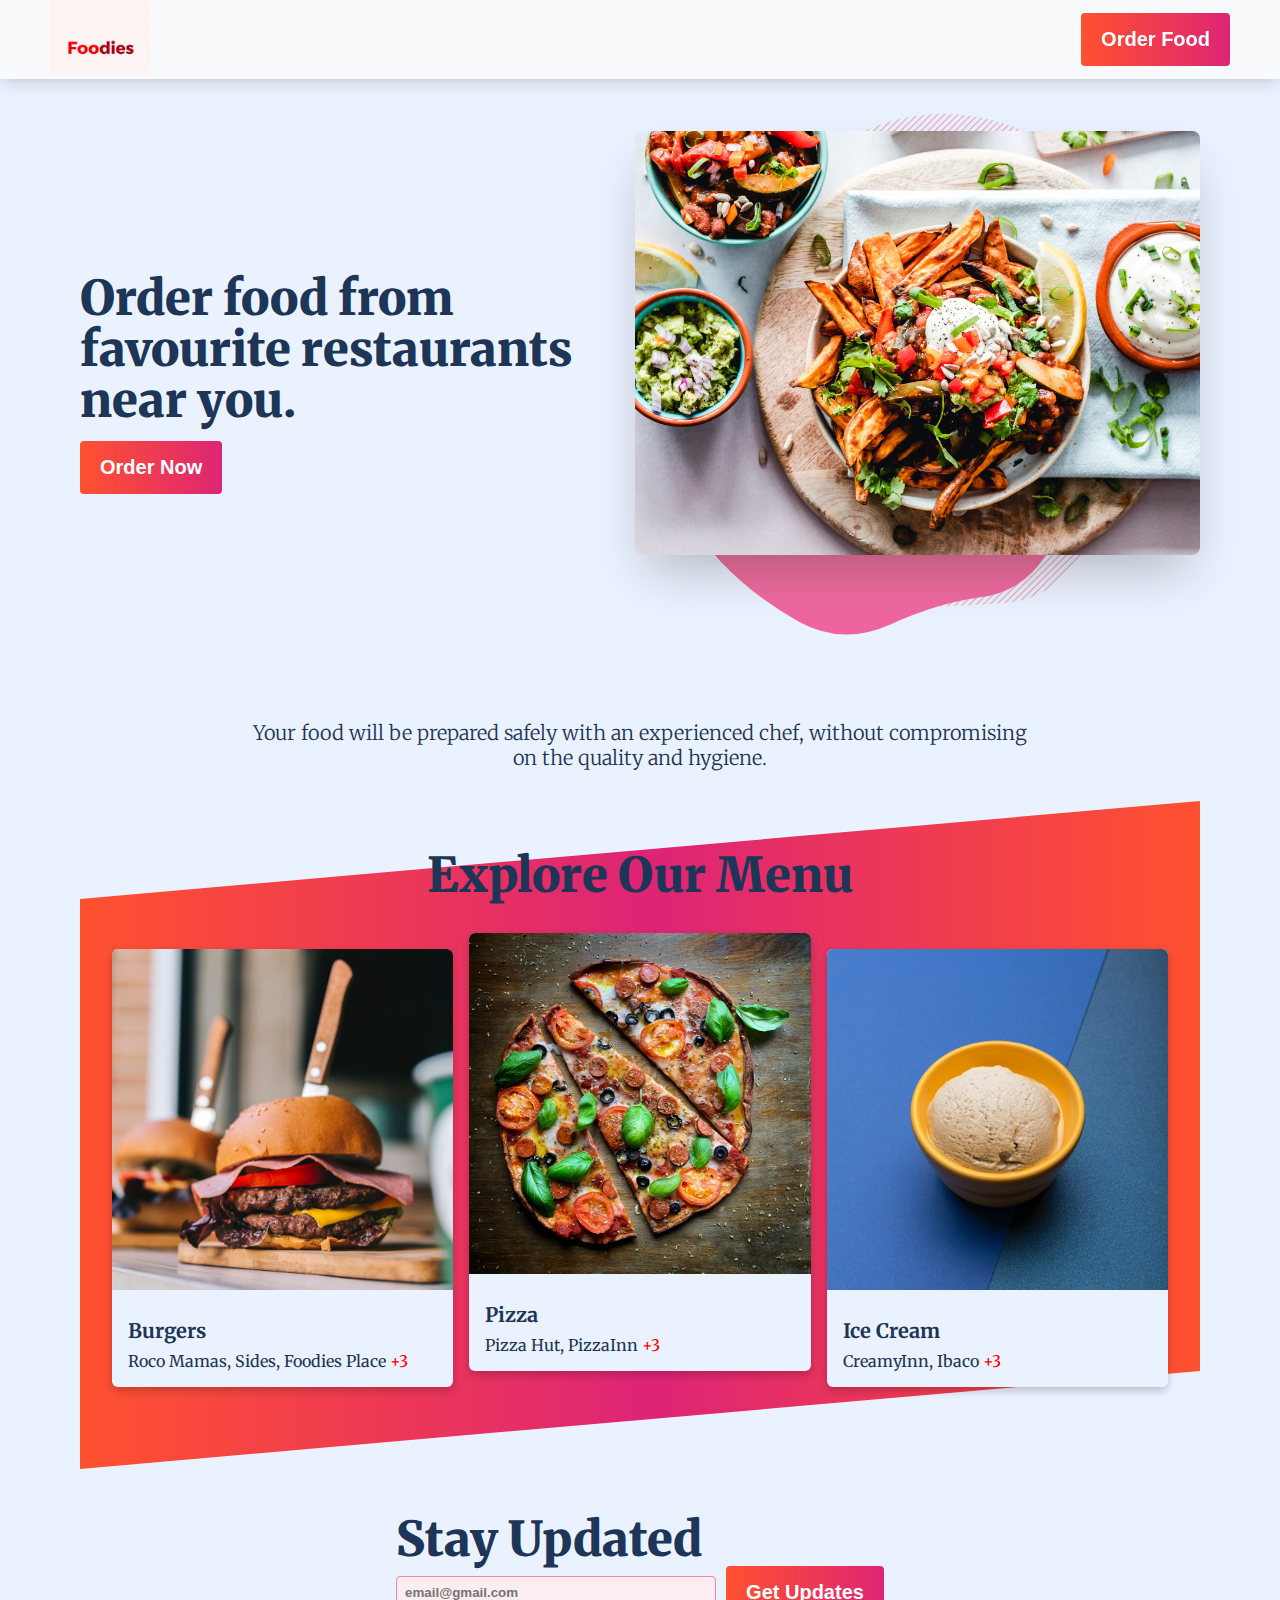
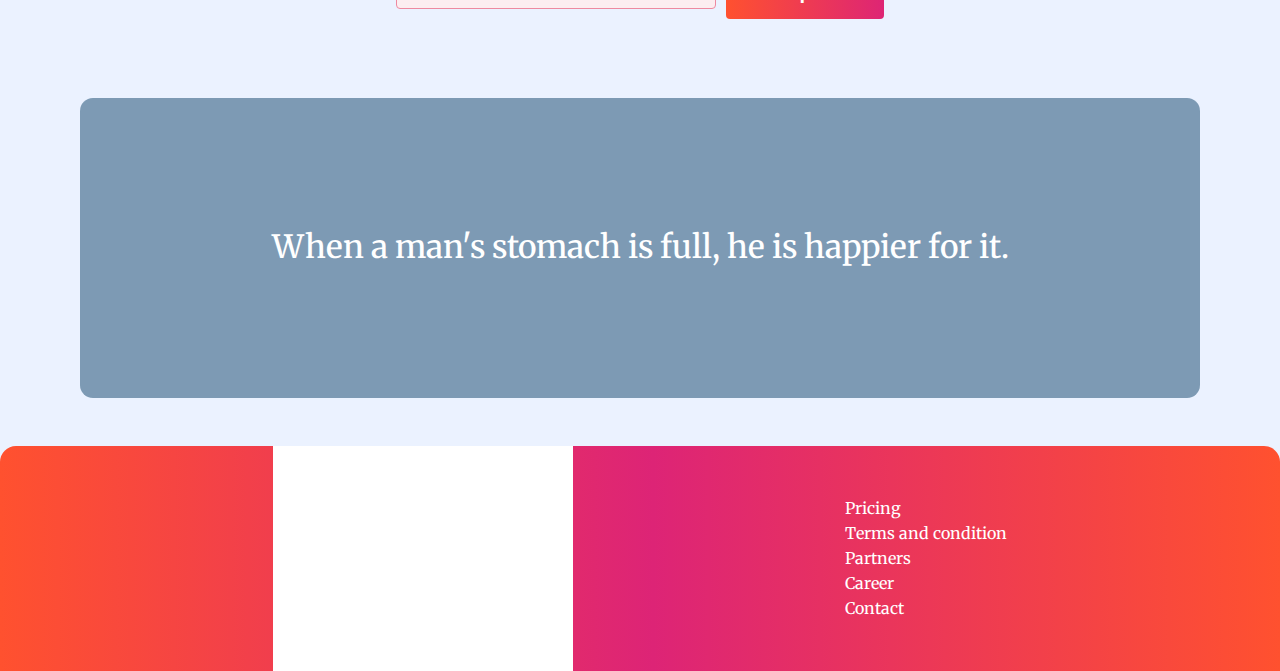
<file: foodies/foodies/index.html>
<!DOCTYPE html>
<html lang="en">
<head>
  <meta charset="UTF-8">
  <meta name="viewport" content="width=device-width, initial-scale=1.0">
  <meta name="theme-color" content="#ffffff">
  <title>Foodies</title>
  <link href="style.css" rel="stylesheet" type="text/css" />
  <link rel="preconnect" href="https://fonts.googleapis.com">
  <link rel="preconnect" href="https://fonts.gstatic.com" crossorigin>
  <link href="https://fonts.googleapis.com/css2?family=Merriweather:ital,wght@0,300;0,400;0,700;0,900;1,300;1,400;1,700;1,900&display=swap" rel="stylesheet">
  <link rel="shortcut icon" type="image/png" href="./assets/logotop.png"/>
  <link rel="manifest" href="manifest.json">
  <script defer src="index.js"></script>
</head>
<body>
  <header>
    <nav class="navbar">
      <div class="navbar__brand">
        <img src="./assets/logotop.png" alt="logo" class="brand__logo"/>
      </div>
      <div class="navbar__nav__items">
        <div class="nav__item">
          <button class="primary__button" type="button" id="orderBtn">Order Food</button>
        </div>
      </div>
    </nav>
  </header>
  <main class="container">
    <section class="hero__container">
        <div class="hero__image__container">
          <img src="./assets/hero.jpg" alt="hero image" class="hero__image"/>
          <img src="./assets/svg/heroShape.svg" alt="hero image shpae" class="hero__image__shape">
          <img src="./assets/svg/herobgpattren.svg" alt="hero image pattern" class="hero__image__pattern">
        </div>
        <div class="hero__description">
          <h1 class="text__heading">Order food from favourite restaurants near you.</h1>
       <button class="primary__button" id="orderBtn1" type="button">Order Now</button>
        </div>
      </section>
      <section class="video__footage__container">
        <div class="video__footage__text">
          <p>Your food will be prepared safely with an experienced chef, without compromising on the quality and hygiene.</p>
        </div>
      </section>
      <section class="food__list__container">
      <h1 class="text__heading" style="text-align:center;">Explore Our Menu</h1>
      <div class="food__list__container__diahonal"></div>
      <div class="food__menu__card__list">
        <!--card1-->
        <div class="food__menu__card">
      <img src="./assets/burger.jpg" alt="burger image" class="food__menu__card__image">
      <div class="food__menu__description">
        <h4 class="food__menu__card__title">Burgers</h4>
      <p class="food__menu__card__resturant">Roco Mamas, Sides, Foodies Place <span style="color:red;">+3</span></p>
      </div>
      
        </div>
        <!--card2-->
        <div class="food__menu__card">
      <img src="./assets/pizza.jpg" alt="pizza image" class="food__menu__card__image">
      <div class="food__menu__description">
        <h4 class="food__menu__card__title">Pizza</h4>
      <p class="food__menu__card__resturant">Pizza Hut, PizzaInn <span style="color:red;">+3</span></p>
      </div>
      
        </div>
        <!--card3-->
        <div class="food__menu__card">
      <img src="./assets/iceCream.jpg" alt="ice cream image" class="food__menu__card__image">
      <div class="food__menu__description">
        <h4 class="food__menu__card__title">Ice Cream</h4>
      <p class="food__menu__card__resturant">CreamyInn, Ibaco <span style="color:red;">+3</span></p>
      </div>
      
        </div>
      </div>
     
      </section>
      <section class="email__suscribe__conatiner">
        <div>
          <h1 class="text__heading">Stay Updated</h1>
          <div class="email__suscribe__input__filed">
            <div>
              <input type="email" placeholder="email@gmail.com" class="email__input"/>
            </div>
            <button class="primary__button">Get Updates</button>
          </div>
        </div>
      </section>
      <section class="quote__container">
        <div class="quote__image__overlay"></div>
        <h3 class="quote_image_text">
                When a man's stomach is full, he is happier for it.
              </h3>
      </section>
    
  </main>
  <footer>
    <img src="./assets/logotop20.png" alt="logo">
    <ul>
      <li>Pricing</li>
      <li>Terms and condition</li>
      <li>Partners</li>
      <li>Career</li>
      <li>Contact</li>
    </ul>
  </footer>
  <script>
     document.getElementById('orderBtn').addEventListener('click', function() {
    // Redirect to the order.html page
    window.location.href = 'order.html';
  });
  document.getElementById('orderBtn1').addEventListener('click', function() {
    // Redirect to the order.html page
    window.location.href = 'order.html';
  });
  </script>
</body>
</html>
</file>
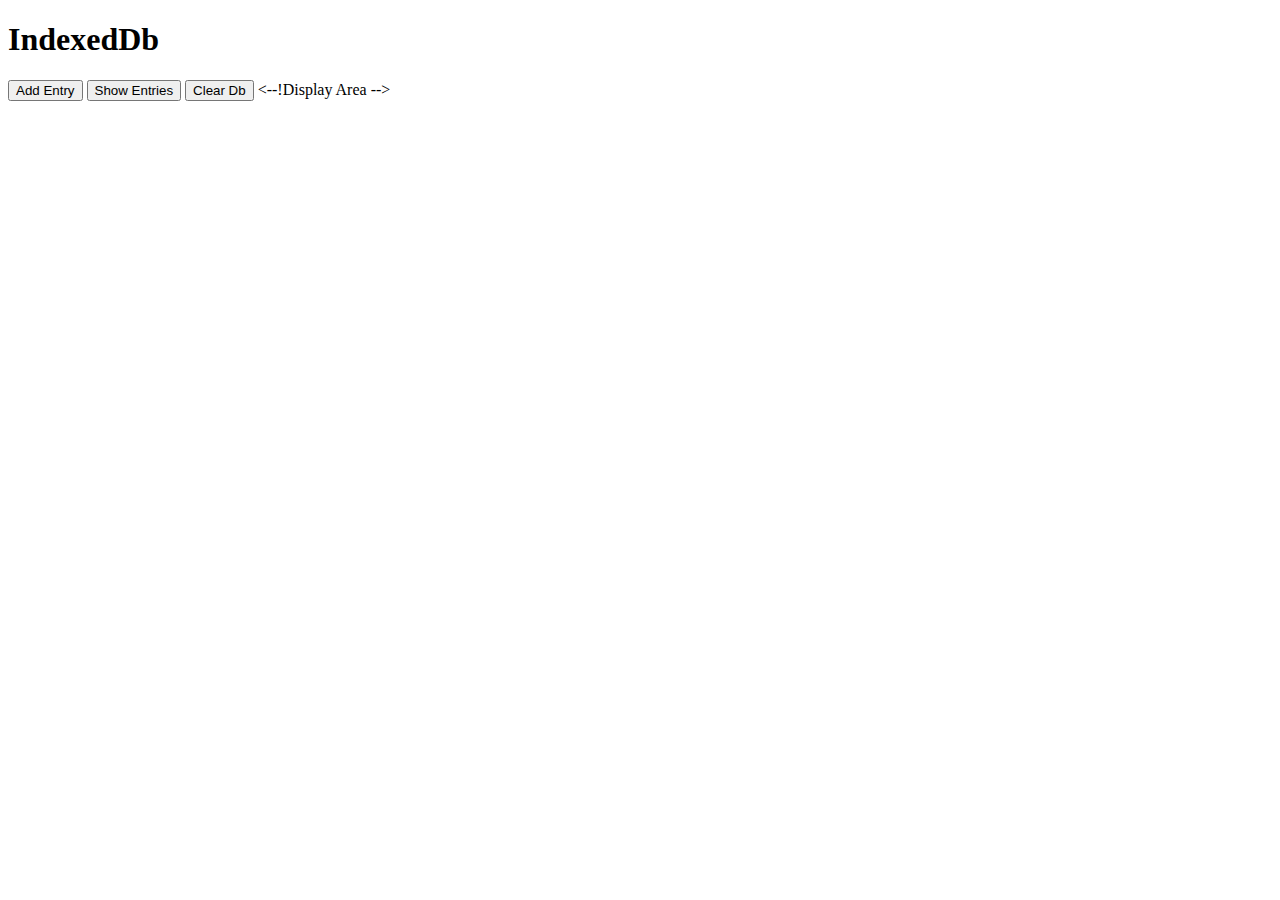
<file: foodies/foodies/app.html>
<!DOCTYPE html>
<html>
  <head>
    <title>Offline Db</title>
  </head>
  <body>
    <h1>IndexedDb</h1>

    <!--Db Controls -->
    <button onclick="addEntry()"> Add Entry </button>
    <button onclick="getAllEntries()">Show Entries</button>
    <button onclick="ClearDb()">Clear Db</button>

    <--!Display Area -->
      <div id="output"></div>

      <!--Include our Javascript-->
      <script src="app.js"></script>
  </body>
</html>
</file>
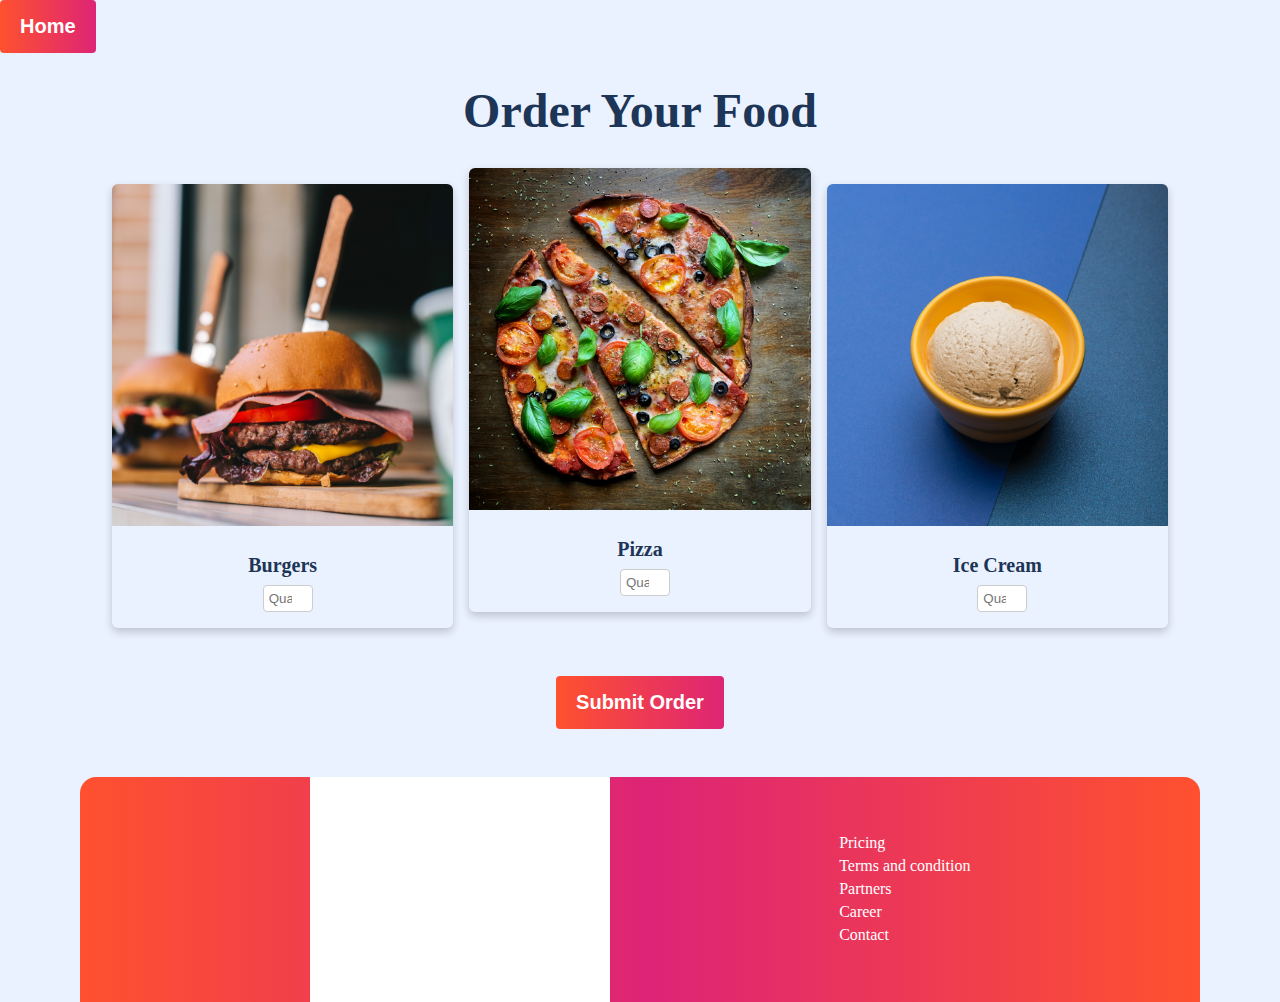
<file: foodies/foodies/order.html>
<!DOCTYPE html>
<html lang="en">
<head>
  <meta charset="UTF-8">
  <meta name="viewport" content="width=device-width, initial-scale=1.0">
  <meta name="theme-color" content="#ffffff">
  <title>Foodies Order</title>
  <link href="style.css" rel="stylesheet" type="text/css" />
  <link rel="preconnect" href="https://fonts.googleapis.com">
  <link rel="preconnect" href="https://fonts.gstatic.com" crossorigin>
  <link href="https://fonts.googleapis.com/css2?family=Merriweather:ital,wght@0,300;0,400;0,700;0,900;1,300;1,400;1,700;1,900&display=swap" rel="stylesheet">
  <link rel="shortcut icon" type="image/png" href="./assets/logotop.png"/>
  <link rel="manifest" href="manifest.json">
  <script defer src="index.js"></script>
</head>
<body>
  <header>

      <div class="navbar__nav__items">
        <div class="nav__item">
          <button class="primary__button" type="button" id="homeBtn">Home</button>
        </div>
      </div>
    </nav>
  </header>
  <main class="container">
    <!-- Previous sections remain unchanged -->
    
    <section class="order__food__container">
      <h1 class="text__heading" style="text-align:center;">Order Your Food</h1>
      <form id="order-form">
        <div class="food__menu__card__list">
          <div class="food__menu__card">
            <img src="./assets/burger.jpg" alt="burger image" class="food__menu__card__image">
            <div class="food__menu__description">
              <h4 class="food__menu__card__title">Burgers</h4>
              <input type="number" name="burger" min="0" placeholder="Quantity" />
            </div>
          </div>
          <div class="food__menu__card">
            <img src="./assets/pizza.jpg" alt="pizza image" class="food__menu__card__image">
            <div class="food__menu__description">
              <h4 class="food__menu__card__title">Pizza</h4>
              <input type="number" name="pizza" min="0" placeholder="Quantity" />
            </div>
          </div>
          <div class="food__menu__card">
            <img src="./assets/iceCream.jpg" alt="ice cream image" class="food__menu__card__image">
            <div class="food__menu__description">
              <h4 class="food__menu__card__title">Ice Cream</h4>
              <input type="number" name="iceCream" min="0" placeholder="Quantity" />
            </div>
          </div>
        </div>
        <button type="submit" class="primary__button">Submit Order</button>
      </form>
      <div id="order-summary" class="order-summary" style="margin-top: 20px;"></div>
    </section>
    
    <!-- Rest of the sections remain unchanged -->
    
    <footer>
      <img src="./assets/logo.png" alt="logo">
      <ul>
        <li>Pricing</li>
        <li>Terms and condition</li>
        <li>Partners</li>
        <li>Career</li>
        <li>Contact</li>
      </ul>
    </footer>
  </main>
  <script>
  document.getElementById('homeBtn').addEventListener('click', function() {
    // Redirect to the index.html page
    window.location.href = 'index.html';
  });

  document.getElementById('order-form').addEventListener('submit', function(event) {
    event.preventDefault();
    let summary = 'Your Order Summary:\n';
    const formData = new FormData(this);
    formData.forEach((value, key) => {
      if (value > 0) {
        summary += `${key}: ${value}\n`;
      }
    });
    document.getElementById('order-summary').innerText = summary === 'Your Order Summary:\n' ? 'No items ordered.' : summary;
  });
  
  
  

  
  
  </script>
</body>
</html>
</file>
<file: foodies/foodies/style.css>
*{
  padding: 0;
  margin: 0;
  box-sizing: border-box;
}
body{
  font-family: 'Merriweather', serif;
  background-color:#ebf2ff;
  overflow-x: hidden;
  transition:all 0.5s; 
}
button{
  background-color: transparent;
  border:none;
}
section{
  margin: 20px 0;
}
.container{
  width:100%;
  padding:0 15px;
  margin:0 auto;

}
.navbar{
  position:sticky;
  top:0;
  display: flex;
  align-items:center;
  background-color: #f9fafc;
  justify-content: space-between;
  padding:0 20px;
  z-index: 9999;
  box-shadow: 0 10px 15px -3px rgba(0, 0, 0, 0.1),
    0 4px 6px -2px rgba(0, 0, 0, 0.05);

}
.brand__logo{
  width:100%;
  height:100%;

}
.navbar__brand{
  width:100px;
}
.primary__button{
  background-image: linear-gradient(
    to right,
    #ff512f 0%,
    #dd2476 51%,
    #ff512f 100%
  );
  padding: 10px;
  color: white;
  border-radius: 4px;
  transition: 1s;
  background-size: 200% auto;
  cursor: pointer;
}
.primary__button:hover {
  background-position: right center;
  color:white;
  
}
.hero__image__container{
  position: relative;
  width: 100%;
}
.hero__image{
  position: absolute;
  width:100%;
  right:auto;
  left: auto;
  z-index: 3;
  border-radius: 8px;
  box-shadow: 0 25px 50px -12px rgba(0, 0, 0, 0.25);
}
.hero__image__shape{
  position: absolute;
  right: 2;
  z-index: 2;
}
.hero__description{
  display: flex;
  flex-direction: column;
  gap:15px;
  align-items: flex-start;
}
.text__heading{
  font-size: 1.8rem;
    line-height: 2.25rem;
    color:#1d3557;
    font-weight: bold;
}
.video__footage__container{
  margin-top: 1rem;
  display: flex;
  flex-direction: column;
  justify-content: center;
  align-items: center;
  width:100%;
}
.video__footage{
  position: relative;
}
.video__footage::before{
  content: "";
   background-image: linear-gradient(
    to right,
    #ff512f 0%,
    #dd2476 51%,
    #ff512f 100%
  );
  position: absolute;
  top:0;
  left:0;
  transform: translate(0.5rem,0.5rem);
  height:100%;
  width:100%;
  z-index: -1;

}
.chef__video{
  width:100%;
  height:100%;
}
.video__footage__text{
  margin-top: 2rem;
  color:#1d3557;
  font-size: 1.25rem;
  font-weight: 300;
  text-align: center;
}
.food__list__container{
  width:100%;
  position: relative;
  margin:2rem 0;

}
.food__menu__card{
background-color:#ebf2ff;
width:100%;
box-shadow:0 4px 8px 0 rgb(0 0 0 / 20%);
border-radius:6px;

}
.food__menu__card__image{
width:100%;
border-radius: 6px 6px 0 0;

}
.food__menu__card__title{
  font-size: 1.25rem;
  font-weight: 700;
  color:#1d3557;
  margin:0.5rem 0;
}
.food__menu__card__resturant{
  color:#1d3557;
}
.food__menu__description{
  padding:1rem;
}
.food__menu__card__list{
  margin:1rem 0;
  display: flex;
  flex-direction: column;
  gap:1rem;
}
.food__list__view__more {
    margin: 2rem 0;
    transition: 0.3s;
    color: #fff;
    padding: 1rem;
    border-radius: 6px;
    background: linear-gradient(to right, #ff512f 0%, #dd2476 51%, #ff512f 100%);
    display: flex;
    align-items: center;
    justify-content: center;
    cursor: pointer;
    background-size: 200% auto;
}
.food__list__view__more:hover{
background-position:right center;
}
.restaurant__list__container{
  margin-top: 3rem;

}
.restaurant__list__image__container{
  width:100%
}
.restaurant__list__row__1{
  display: flex;
  align-items: baseline;
}
.restaurant__list__row__2{
  display: flex;
  align-items: flex-start;
  margin-top:10px;
}
.restaurant1 , .restaurant4{
  border-radius:4px;
  margin:0 4px;
  width:150px;
  height:80px;
}

.restaurant2 ,.restaurant3{
  border-radius:4px;
  margin:0 4px;
  width:200px;
  height:100px;
}
.email__suscribe__conatiner{
  width:100%;
  padding:15px;
}
.email__suscribe__input__filed{
  display: flex;
  align-items: center;
  
}
.email__input{
  border:1px solid #ee89a0;
  background-color:#fcedf0;
  color:#1d3557;
  font-weight:700;
  padding:0.5rem;
  border-radius:4px;
  margin-right:10px;
}
.quote__container{
  background: url(https://images.unsplash.com/photo-1522336572468-97b06e8ef143?ixid=MnwxMjA3fDB8MHxwaG90by1wYWdlfHx8fGVufDB8fHx8&ixlib=rb-1.2.1&auto=format&fit=crop&w=755&q=80) center center / cover no-repeat;
  position: relative;
  margin-top:4rem;
  display: flex;
  flex-direction: column;
  align-items: center;
  justify-content: center;
  height:200px;
  width:100%;
  border-radius: 14px;
}
.quote__image__overlay{
  position: absolute;
  height:200px;
  width:100%;
  border-radius:13px;
  background-color: #0a4065;
  opacity: 49%; 

}
.quote_image_text {
    color: #fff;
    z-index: 3;
    margin: 0 1rem;
    text-align: center;
}
footer{
display: flex;
    flex-direction: column;
    align-items: center;
    justify-content: center;
    border-radius: 1rem 1rem 0 0;
    background-image: linear-gradient( to right, #ff512f 0%, #dd2476 51%, #ff512f 100% );
}
footer > img{
  width:300px;
  filter: brightness(0) invert(1);
}
 footer > ul{
  margin-top:-1rem;
  list-style: none;
  color:#fff;
  margin:0px;
  padding:0px;
}
footer > ul > li{
  margin:5px 0;
  cursor: pointer;
}

@media (min-width: 768px) {
  .hero__container{
    display: flex;
    flex-direction: row-reverse;
    align-items: center;

  }
  .hero__image{
    margin-top: 2rem;
  }
  .text__heading{
    font-size: 2rem;
    font-weight: 900;
  }
  .food__list__container{
    margin:5rem 0;
  }
  .food__menu__card__list{
    flex-direction: row;
    padding:2rem;
  }
  .food__list__view__more{
    background:none;
  }
  .food__menu__card__list > div:nth-child(2){
  margin-top: -1rem;
  margin-bottom:1rem;
}
.food__list__container__diahonal{
  position: absolute;
  left:0;
  top:0;
  height:100%;
  width:100%;
  transform: skewY(-5deg);
  background-image: linear-gradient(
    to right,
    #ff512f 0%,
    #dd2476 51%,
    #ff512f 100%
  );
  
 z-index:-3;
}
.restaurant__list__container{
  display:flex;
  align-items:center;
  justify-content: space-between;
}
.restaurant__list__text{
  width:100%;
}
.email__suscribe__conatiner{
  display: flex;
 flex-direction: column;
 align-items: center; 
}
.email__input{
  width:20rem;
}
.quote__container
{
  height:300px;
}
.quote__image__overlay{
  height:300px;
}
.quote_image_text{
  font-size: 2rem;
    font-weight: 500;
    line-height: 1.2;
}
footer{
  margin-top:3rem;
  display: flex;
  flex-direction: row;
  justify-content: space-evenly;
}
}

@media (min-width: 1024px) {
 

  .navbar {
    padding: 0 50px;
  }
  

  .primary__button {
    font-size: 20px;
    padding: 15px 20px;
    font-weight: bold;
  }
  .text__heading{
    font-size: 2rem;
    line-height: 2.2rem;
  }
  .video__footage__text{
    width:70%;
  }
  .food__list__view__more {
    margin-top: 4rem;
    cursor: pointer;
    
  }
  .food__list__view__more:hover {
    background: #fff;
    color: #dd2476;
    margin: 4rem 20rem;
    box-shadow: 0 25px 50px -12px rgba(0, 0, 0, 0.25);
  }
  .restaurant1 ,.restaurant4{
  
  width:200px;
  height:150px;
}
.restaurant2 ,.restaurant3{
 
  width:280px;
  height:200px;
}
  restaurant__list__image__container{
    width:100%;
  }
}

@media (min-width: 1280px) {
  .container {
  max-width:1150px ;
  
}
 .text__heading{
    font-size: 3rem;
    line-height: 3.2rem;
  }
}

@media (min-width: 1536px) {
  .container {
  max-width:1200px ;
  
}
}
.order__food__container {
  margin: 2rem 0;
  text-align: center;
}

.order__food__container input[type="number"] {
  width: 50px;
  margin-left: 10px;
  padding: 5px;
  border: 1px solid #ccc;
  border-radius: 4px;
}
</file>
